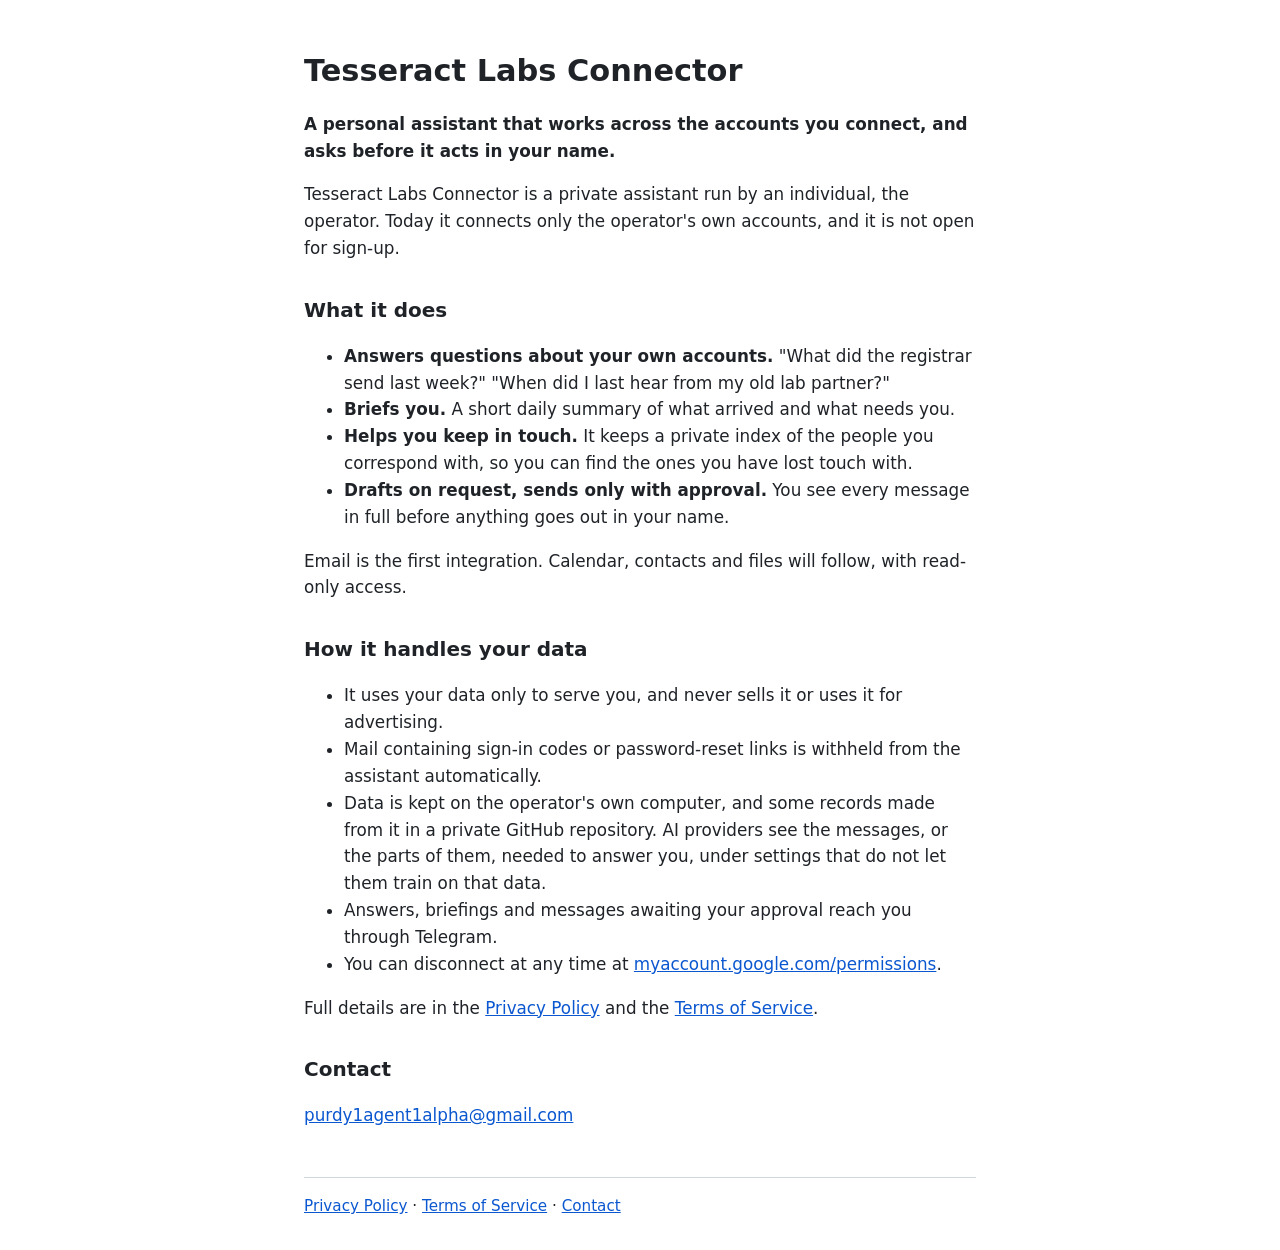
<file: index.html>
<!doctype html>
<html lang="en">
<head>
<meta charset="utf-8">
<meta name="viewport" content="width=device-width, initial-scale=1">
<title>Tesseract Labs Connector</title>
<meta name="description" content="A personal assistant that works across the accounts you connect, and asks before it acts in your name.">
<link rel="stylesheet" href="/style.css">
</head>
<body>
<main>
<h1>Tesseract Labs Connector</h1>

<p><strong>A personal assistant that works across the accounts you connect, and asks before it
acts in your name.</strong></p>

<p>Tesseract Labs Connector is a private assistant run by an individual, the operator. Today it
connects only the operator's own accounts, and it is not open for sign-up.</p>

<h2>What it does</h2>
<ul>
<li><strong>Answers questions about your own accounts.</strong> "What did the registrar send last
week?" "When did I last hear from my old lab partner?"</li>
<li><strong>Briefs you.</strong> A short daily summary of what arrived and what needs you.</li>
<li><strong>Helps you keep in touch.</strong> It keeps a private index of the people you correspond
with, so you can find the ones you have lost touch with.</li>
<li><strong>Drafts on request, sends only with approval.</strong> You see every message in full
before anything goes out in your name.</li>
</ul>

<p>Email is the first integration. Calendar, contacts and files will follow, with read-only access.</p>

<h2>How it handles your data</h2>
<ul>
<li>It uses your data only to serve you, and never sells it or uses it for advertising.</li>
<li>Mail containing sign-in codes or password-reset links is withheld from the assistant
automatically.</li>
<li>Data is kept on the operator's own computer, and some records made from it in a private
GitHub repository. AI providers see the messages, or the parts of
them, needed to answer you, under settings that do not let them train on that data.</li>
<li>Answers, briefings and messages awaiting your approval reach you through Telegram.</li>
<li>You can disconnect at any time at
<a href="https://myaccount.google.com/permissions">myaccount.google.com/permissions</a>.</li>
</ul>

<p>Full details are in the <a href="https://tesseractlabs.online/privacy">Privacy Policy</a> and the
<a href="https://tesseractlabs.online/terms">Terms of Service</a>.</p>

<h2>Contact</h2>
<p><a href="mailto:purdy1agent1alpha@gmail.com">purdy1agent1alpha@gmail.com</a></p>
</main>
<footer>
<a href="/privacy">Privacy Policy</a> · <a href="/terms">Terms of Service</a> ·
<a href="mailto:purdy1agent1alpha@gmail.com">Contact</a>
</footer>
</body>
</html>
</file>
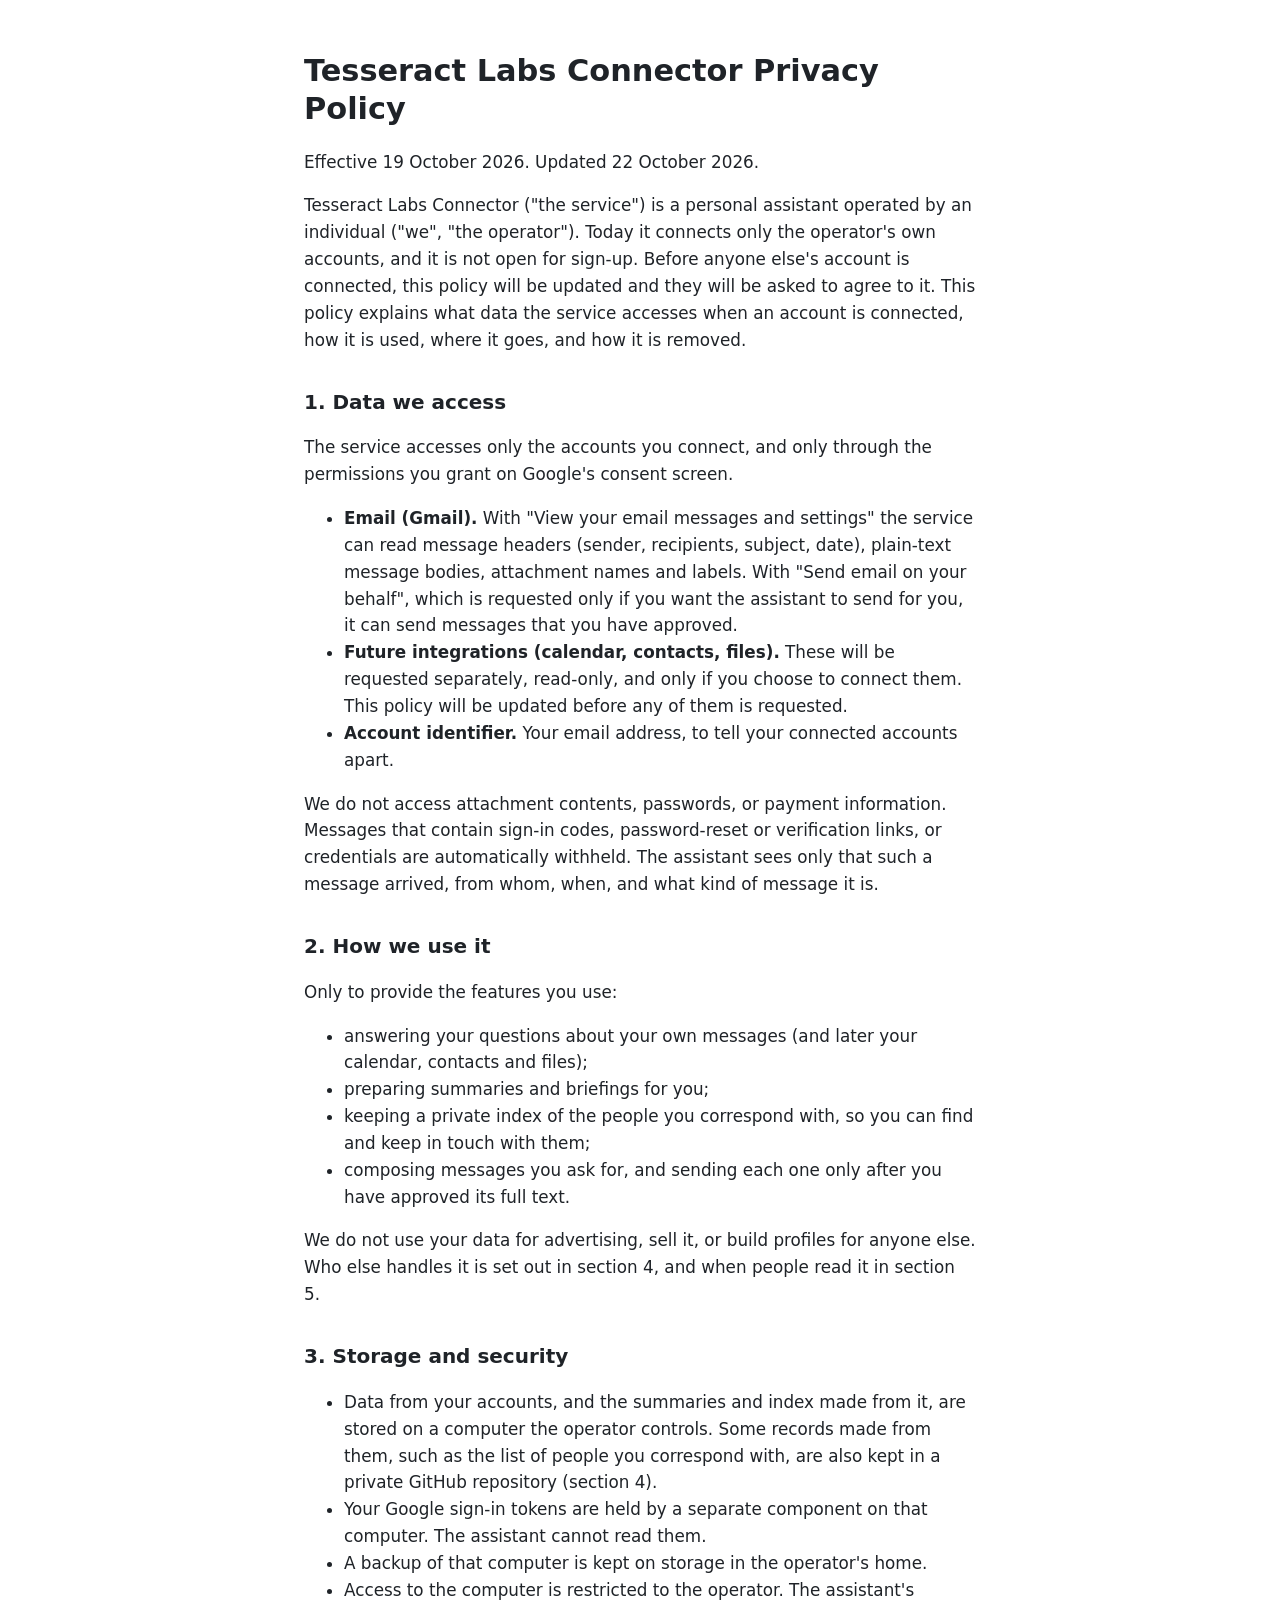
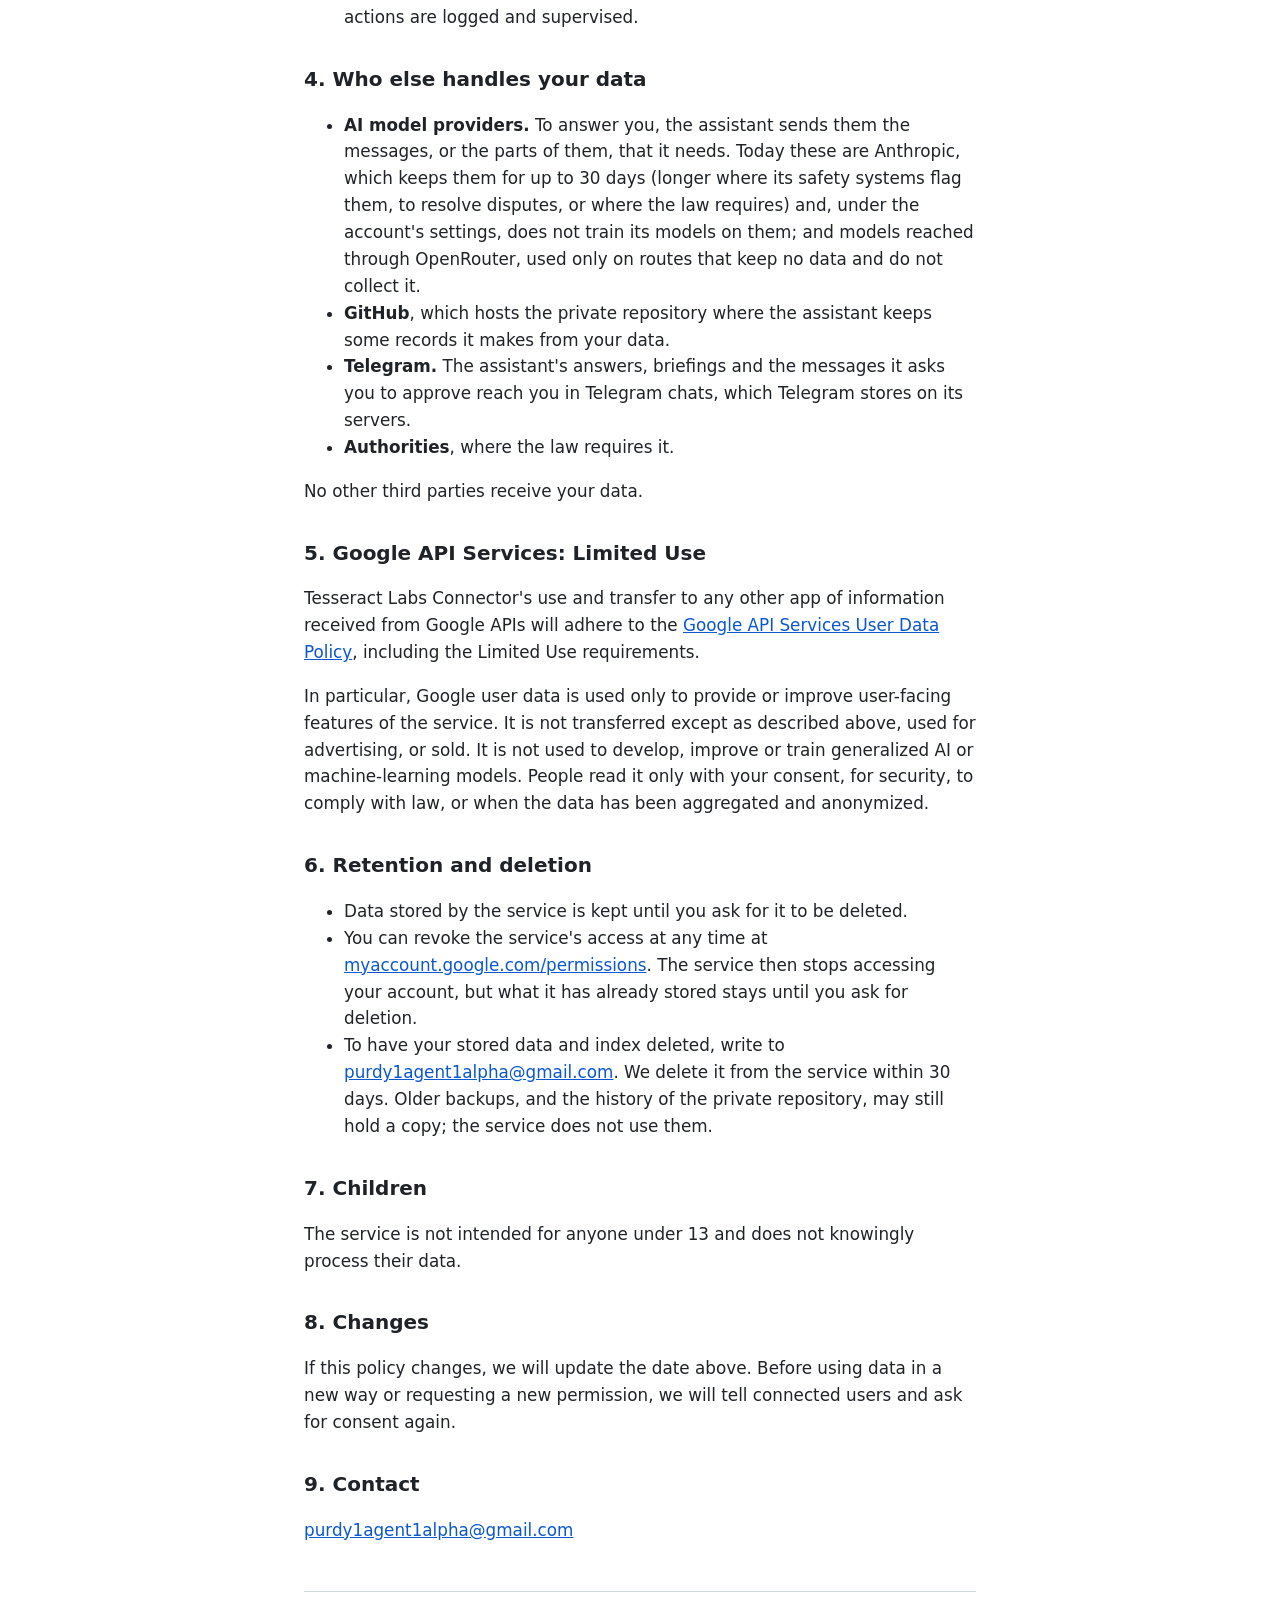
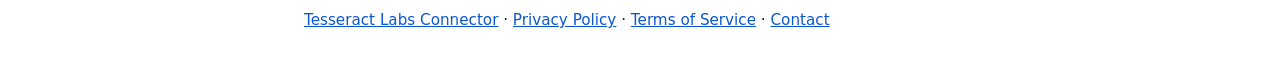
<file: privacy.html>
<!doctype html>
<html lang="en">
<head>
<meta charset="utf-8">
<meta name="viewport" content="width=device-width, initial-scale=1">
<title>Privacy Policy · Tesseract Labs Connector</title>
<link rel="stylesheet" href="/style.css">
</head>
<body>
<main>
<h1>Tesseract Labs Connector Privacy Policy</h1>

<p>Effective 19 October 2026. Updated 22 October 2026.</p>

<p>Tesseract Labs Connector ("the service") is a personal assistant operated by an individual
("we", "the operator"). Today it connects only the operator's own accounts, and it is not open
for sign-up. Before anyone else's account is connected, this policy will be updated and they will
be asked to agree to it. This policy explains what data the service accesses when an account is connected, how
it is used, where it goes, and how it is removed.</p>

<h2>1. Data we access</h2>

<p>The service accesses only the accounts you connect, and only through the permissions you
grant on Google's consent screen.</p>
<ul>
<li><strong>Email (Gmail).</strong> With "View your email messages and settings" the service can
read message headers (sender, recipients, subject, date), plain-text message bodies, attachment
names and labels. With "Send email on your behalf", which is requested only if you want the
assistant to send for you, it can send messages that you have approved.</li>
<li><strong>Future integrations (calendar, contacts, files).</strong> These will be requested
separately, read-only, and only if you choose to connect them. This policy will be updated before
any of them is requested.</li>
<li><strong>Account identifier.</strong> Your email address, to tell your connected accounts
apart.</li>
</ul>

<p>We do not access attachment contents, passwords, or payment information. Messages that contain
sign-in codes, password-reset or verification links, or credentials are automatically withheld.
The assistant sees only that such a message arrived, from whom, when, and what kind of message it
is.</p>

<h2>2. How we use it</h2>

<p>Only to provide the features you use:</p>
<ul>
<li>answering your questions about your own messages (and later your calendar, contacts and
files);</li>
<li>preparing summaries and briefings for you;</li>
<li>keeping a private index of the people you correspond with, so you can find and keep in touch
with them;</li>
<li>composing messages you ask for, and sending each one only after you have approved its full
text.</li>
</ul>

<p>We do not use your data for advertising, sell it, or build profiles for anyone else. Who else
handles it is set out in section 4, and when people read it in section 5.</p>

<h2>3. Storage and security</h2>
<ul>
<li>Data from your accounts, and the summaries and index made from it, are stored on a computer
the operator controls. Some records made from them, such as the list of people you correspond
with, are also kept in a private GitHub repository (section 4).</li>
<li>Your Google sign-in tokens are held by a separate component on that computer. The assistant
cannot read them.</li>
<li>A backup of that computer is kept on storage in the operator's home.</li>
<li>Access to the computer is restricted to the operator. The assistant's actions are logged and
supervised.</li>
</ul>

<h2>4. Who else handles your data</h2>
<ul>
<li><strong>AI model providers.</strong> To answer you, the assistant sends them the messages, or
the parts of them, that it needs. Today these are Anthropic, which keeps them for up to 30 days
(longer where its safety systems flag them, to resolve disputes, or where the law requires) and,
under the account's settings, does not train its models on them; and models reached through
OpenRouter, used only on routes that keep no data and do not collect it.</li>
<li><strong>GitHub</strong>, which hosts the private repository where the assistant keeps some
records it makes from your data.</li>
<li><strong>Telegram.</strong> The assistant's answers, briefings and the messages it asks you to
approve reach you in Telegram chats, which Telegram stores on its servers.</li>
<li><strong>Authorities</strong>, where the law requires it.</li>
</ul>

<p>No other third parties receive your data.</p>

<h2>5. Google API Services: Limited Use</h2>

<p>Tesseract Labs Connector's use and transfer to any other app of information received from
Google APIs will adhere to the
<a href="https://developers.google.com/terms/api-services-user-data-policy">Google API Services User Data Policy</a>,
including the Limited Use requirements.</p>

<p>In particular, Google user data is used only to provide or improve user-facing features of the
service. It is not transferred except as described above, used for advertising, or sold. It is not
used to develop, improve or train generalized AI or machine-learning models. People read it only
with your consent, for security, to comply with law, or when the data has been aggregated and
anonymized.</p>

<h2>6. Retention and deletion</h2>
<ul>
<li>Data stored by the service is kept until you ask for it to be deleted.</li>
<li>You can revoke the service's access at any time at
<a href="https://myaccount.google.com/permissions">myaccount.google.com/permissions</a>. The
service then stops accessing your account, but what it has already stored stays until you ask for
deletion.</li>
<li>To have your stored data and index deleted, write to
<a href="mailto:purdy1agent1alpha@gmail.com">purdy1agent1alpha@gmail.com</a>. We delete it from the
service within 30 days. Older backups, and the history of the private repository, may still hold
a copy; the service does not use them.</li>
</ul>

<h2>7. Children</h2>

<p>The service is not intended for anyone under 13 and does not knowingly process their data.</p>

<h2>8. Changes</h2>

<p>If this policy changes, we will update the date above. Before using data in a new way or
requesting a new permission, we will tell connected users and ask for consent again.</p>

<h2>9. Contact</h2>

<p><a href="mailto:purdy1agent1alpha@gmail.com">purdy1agent1alpha@gmail.com</a></p>
</main>
<footer>
<a href="/">Tesseract Labs Connector</a> · <a href="/privacy">Privacy Policy</a> ·
<a href="/terms">Terms of Service</a> · <a href="mailto:purdy1agent1alpha@gmail.com">Contact</a>
</footer>
</body>
</html>
</file>
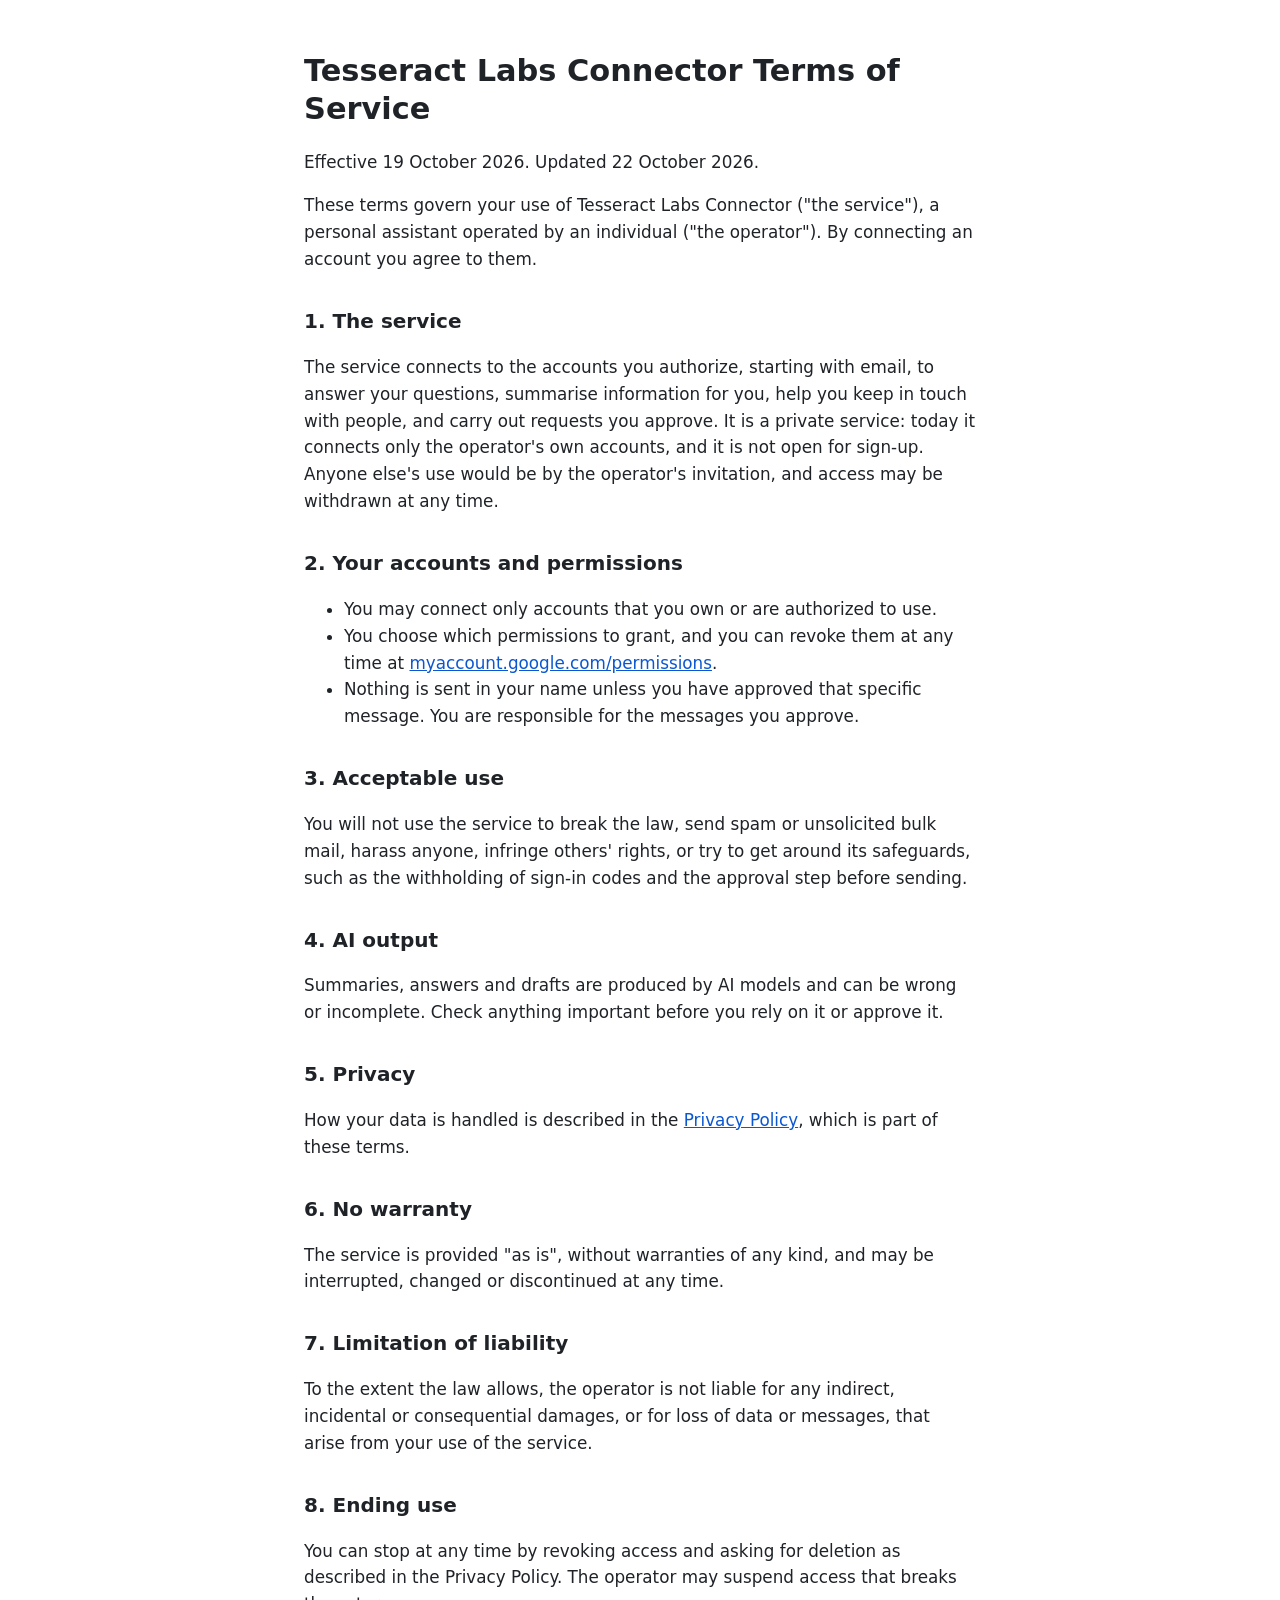
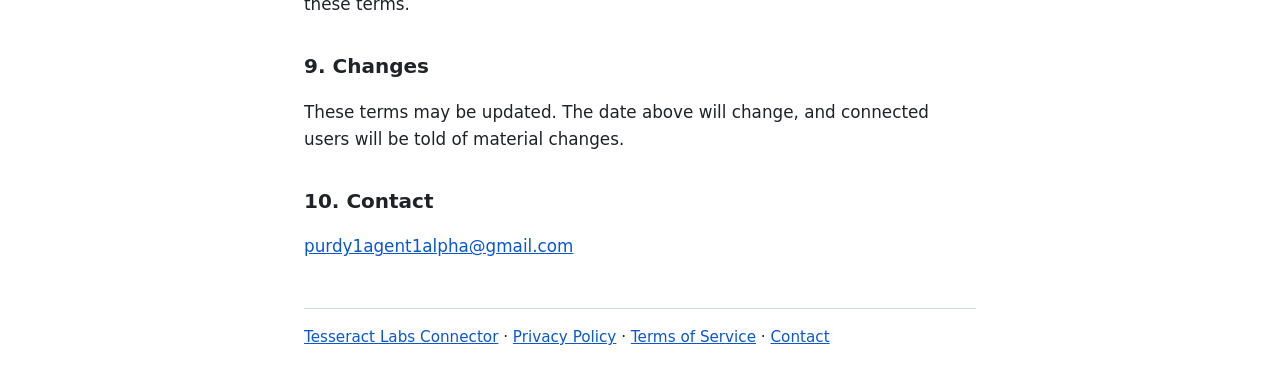
<file: terms.html>
<!doctype html>
<html lang="en">
<head>
<meta charset="utf-8">
<meta name="viewport" content="width=device-width, initial-scale=1">
<title>Terms of Service · Tesseract Labs Connector</title>
<link rel="stylesheet" href="/style.css">
</head>
<body>
<main>
<h1>Tesseract Labs Connector Terms of Service</h1>

<p>Effective 19 October 2026. Updated 22 October 2026.</p>

<p>These terms govern your use of Tesseract Labs Connector ("the service"), a personal assistant
operated by an individual ("the operator"). By connecting an account you agree to them.</p>

<h2>1. The service</h2>

<p>The service connects to the accounts you authorize, starting with email, to answer your
questions, summarise information for you, help you keep in touch with people, and carry out
requests you approve. It is a private service: today it connects only the operator's own
accounts, and it is not open for sign-up. Anyone else's use would be by the operator's invitation,
and access may be withdrawn at any time.</p>

<h2>2. Your accounts and permissions</h2>
<ul>
<li>You may connect only accounts that you own or are authorized to use.</li>
<li>You choose which permissions to grant, and you can revoke them at any time at
<a href="https://myaccount.google.com/permissions">myaccount.google.com/permissions</a>.</li>
<li>Nothing is sent in your name unless you have approved that specific message. You are
responsible for the messages you approve.</li>
</ul>

<h2>3. Acceptable use</h2>

<p>You will not use the service to break the law, send spam or unsolicited bulk mail, harass
anyone, infringe others' rights, or try to get around its safeguards, such as the withholding of
sign-in codes and the approval step before sending.</p>

<h2>4. AI output</h2>

<p>Summaries, answers and drafts are produced by AI models and can be wrong or incomplete. Check
anything important before you rely on it or approve it.</p>

<h2>5. Privacy</h2>

<p>How your data is handled is described in the
<a href="https://tesseractlabs.online/privacy">Privacy Policy</a>, which is part of these terms.</p>

<h2>6. No warranty</h2>

<p>The service is provided "as is", without warranties of any kind, and may be interrupted,
changed or discontinued at any time.</p>

<h2>7. Limitation of liability</h2>

<p>To the extent the law allows, the operator is not liable for any indirect, incidental or
consequential damages, or for loss of data or messages, that arise from your use of the
service.</p>

<h2>8. Ending use</h2>

<p>You can stop at any time by revoking access and asking for deletion as described in the Privacy
Policy. The operator may suspend access that breaks these terms.</p>

<h2>9. Changes</h2>

<p>These terms may be updated. The date above will change, and connected users will be told of
material changes.</p>

<h2>10. Contact</h2>

<p><a href="mailto:purdy1agent1alpha@gmail.com">purdy1agent1alpha@gmail.com</a></p>
</main>
<footer>
<a href="/">Tesseract Labs Connector</a> · <a href="/privacy">Privacy Policy</a> ·
<a href="/terms">Terms of Service</a> · <a href="mailto:purdy1agent1alpha@gmail.com">Contact</a>
</footer>
</body>
</html>
</file>
<file: style.css>
body {
  max-width: 42rem;
  margin: 0 auto;
  padding: 2rem 1.25rem;
  font: 1.05rem/1.6 system-ui, -apple-system, "Segoe UI", sans-serif;
  color: #1f2328;
  background: #fff;
}
h1 { font-size: 1.9rem; line-height: 1.25; }
h2 { font-size: 1.25rem; margin-top: 2rem; }
a { color: #0b57d0; }
footer {
  margin-top: 3rem;
  padding-top: 1rem;
  border-top: 1px solid #d0d7de;
  font-size: 0.95rem;
}
</file>
